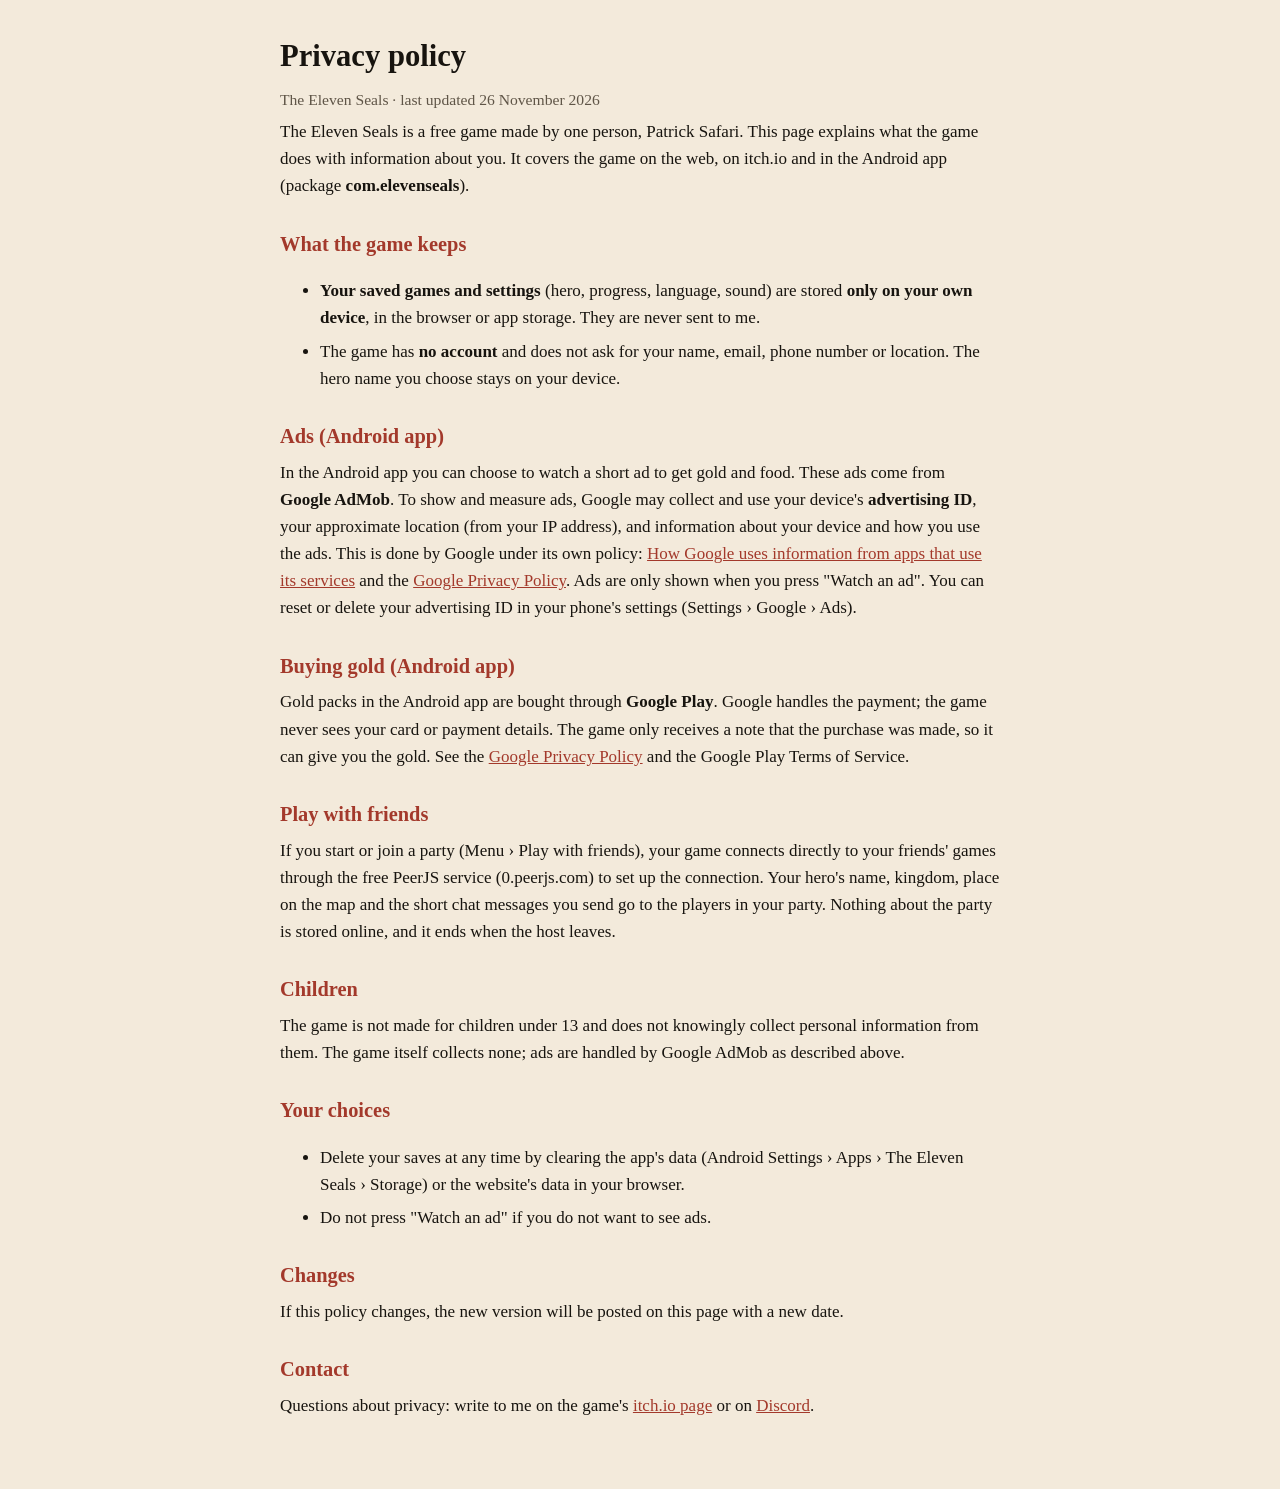
<file: privacy.html>
<!doctype html>
<html lang="en">
<head>
<meta charset="utf-8">
<meta name="viewport" content="width=device-width, initial-scale=1">
<title>The Eleven Seals · Privacy policy</title>
<meta name="description" content="Privacy policy of The Eleven Seals, a free folklore RPG.">
<link rel="icon" type="image/png" sizes="32x32" href="img/icons/icon-32.png">
<style>
  :root { --ink: #17140f; --paper: #f3eadb; --muted: #5f5547; --accent: #a3392b; }
  body { margin: 0; background: var(--paper); color: var(--ink); font: 17px/1.6 Georgia, 'Times New Roman', serif; }
  main { max-width: 720px; margin: 0 auto; padding: 32px 16px 64px; }
  h1 { font-size: 1.8em; margin: 0 0 4px; } h2 { font-size: 1.2em; margin: 28px 0 6px; color: var(--accent); }
  p, li { margin: 6px 0; } .muted { color: var(--muted); font-size: .92em; }
  a { color: var(--accent); }
</style>
</head>
<body>
<main>
<h1>Privacy policy</h1>
<p class="muted">The Eleven Seals · last updated 26 November 2026</p>

<p>The Eleven Seals is a free game made by one person, Patrick Safari. This page explains what the game does with information about you.
It covers the game on the web, on itch.io and in the Android app (package <b>com.elevenseals</b>).</p>

<h2>What the game keeps</h2>
<ul>
  <li><b>Your saved games and settings</b> (hero, progress, language, sound) are stored <b>only on your own device</b>, in the browser or app storage. They are never sent to me.</li>
  <li>The game has <b>no account</b> and does not ask for your name, email, phone number or location. The hero name you choose stays on your device.</li>
</ul>

<h2>Ads (Android app)</h2>
<p>In the Android app you can choose to watch a short ad to get gold and food. These ads come from <b>Google AdMob</b>.
To show and measure ads, Google may collect and use your device's <b>advertising ID</b>, your approximate location (from your IP address),
and information about your device and how you use the ads. This is done by Google under its own policy:
<a href="https://policies.google.com/technologies/ads" rel="noopener">How Google uses information from apps that use its services</a>
and the <a href="https://policies.google.com/privacy" rel="noopener">Google Privacy Policy</a>.
Ads are only shown when you press "Watch an ad". You can reset or delete your advertising ID in your phone's settings (Settings › Google › Ads).</p>

<h2>Buying gold (Android app)</h2>
<p>Gold packs in the Android app are bought through <b>Google Play</b>. Google handles the payment; the game never sees your card or payment details.
The game only receives a note that the purchase was made, so it can give you the gold.
See the <a href="https://policies.google.com/privacy" rel="noopener">Google Privacy Policy</a> and the Google Play Terms of Service.</p>

<h2>Play with friends</h2>
<p>If you start or join a party (Menu › Play with friends), your game connects directly to your friends' games through the free PeerJS service
(0.peerjs.com) to set up the connection. Your hero's name, kingdom, place on the map and the short chat messages you send go to the players in your party.
Nothing about the party is stored online, and it ends when the host leaves.</p>

<h2>Children</h2>
<p>The game is not made for children under 13 and does not knowingly collect personal information from them. The game itself collects none; ads are handled by Google AdMob as described above.</p>

<h2>Your choices</h2>
<ul>
  <li>Delete your saves at any time by clearing the app's data (Android Settings › Apps › The Eleven Seals › Storage) or the website's data in your browser.</li>
  <li>Do not press "Watch an ad" if you do not want to see ads.</li>
</ul>

<h2>Changes</h2>
<p>If this policy changes, the new version will be posted on this page with a new date.</p>

<h2>Contact</h2>
<p>Questions about privacy: write to me on the game's <a href="https://patricksafari840.itch.io/eleven-seals">itch.io page</a>
or on <a href="https://discord.gg/tUsbmrkng">Discord</a>.</p>
</main>
</body>
</html>
</file>
